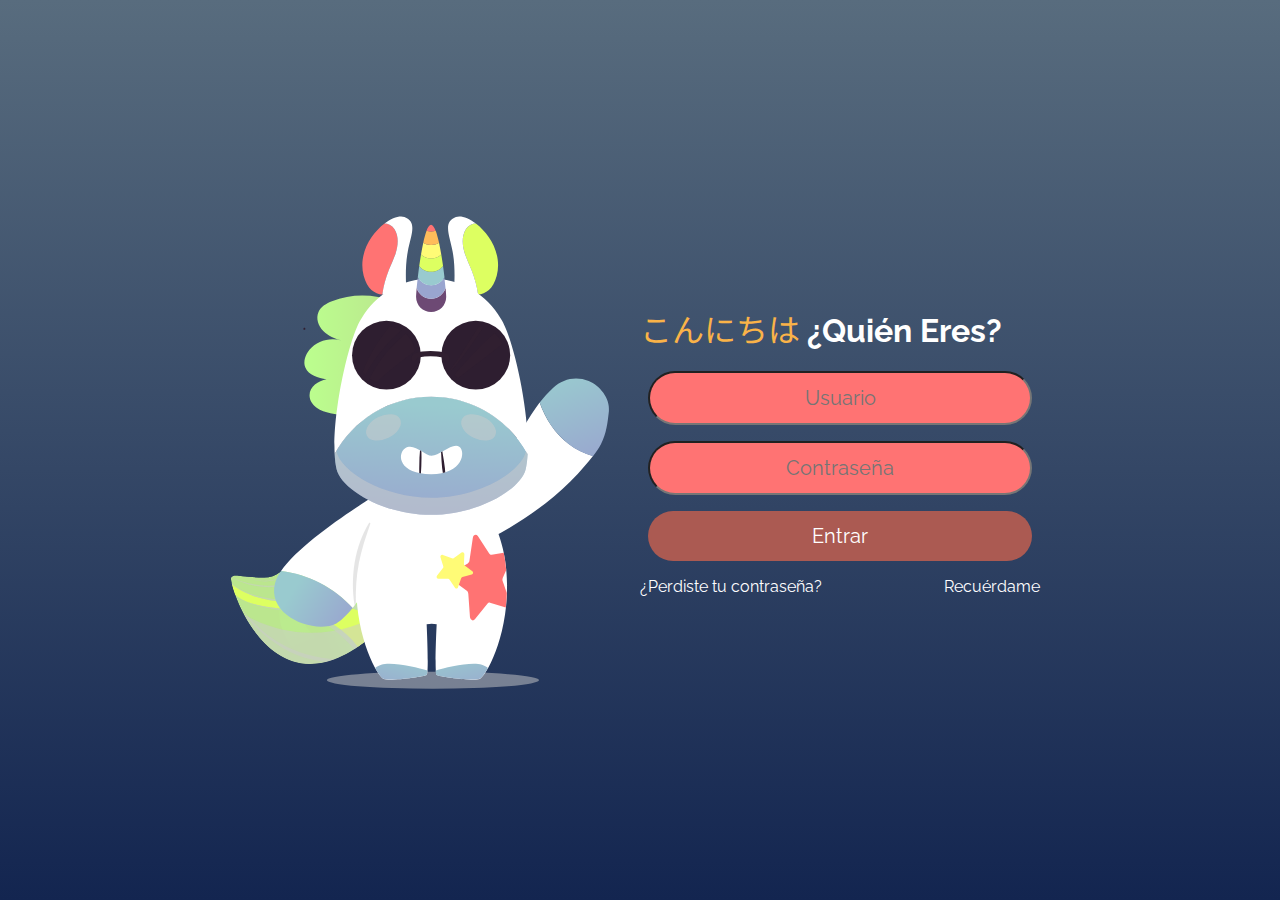
<file: index.html>
<!DOCTYPE html>
<html lang="en">
<head>
    <meta charset="UTF-8">
    <meta http-equiv="X-UA-Compatible" content="IE=edge">
    <meta name="viewport" content="width=device-width, initial-scale=1.0">
    <link rel="stylesheet" href="css/root.css">
    <link rel="stylesheet" href="css/global.css">
    <link rel="stylesheet" href="css/grid-login-error.css">
    <link rel="stylesheet" href="css/section.css">
    <link rel="stylesheet" href="css/mediaquery.css">
    <link rel="preconnect" href="https://fonts.googleapis.com">
    <link rel="preconnect" href="https://fonts.gstatic.com" crossorigin>
    <link href="https://fonts.googleapis.com/css2?family=Montserrat&family=Raleway:wght@600&family=Reggae+One&display=swap" rel="stylesheet">
    <link href="https://fonts.googleapis.com/css2?family=Noto+Sans+JP:wght@500&display=swap" rel="stylesheet">   
    <title>Kotero Login</title>
</head>
<body>
    <div class="contenedor login">
        <div class="imagen-unicornio">
            <img src="img/unicornio-gafas.svg" alt="unicornio-con-gafas">
        </div>
        <div class="texto-login">
                <form class="loginform">
                    <h1><span class="japones">こんにちは </span>¿Quién Eres?</h1>
                    <input type="text" name="usuario" placeholder="Usuario">
                    <input type="password" placeholder="Contraseña" name="password">
                    <a href="home.html"><button type="submit" title="Ingresar" name="Ingresar">Entrar</a></button></a>
                    <div class="pie-login">
                        <a href="#">¿Perdiste tu contraseña?</a>
                        <label><input type="checkbox" id="recordar"> Recuérdame</label>
                    </div>
                    
                </form>
        </div>
    </div>
</body>
</html>
</file>
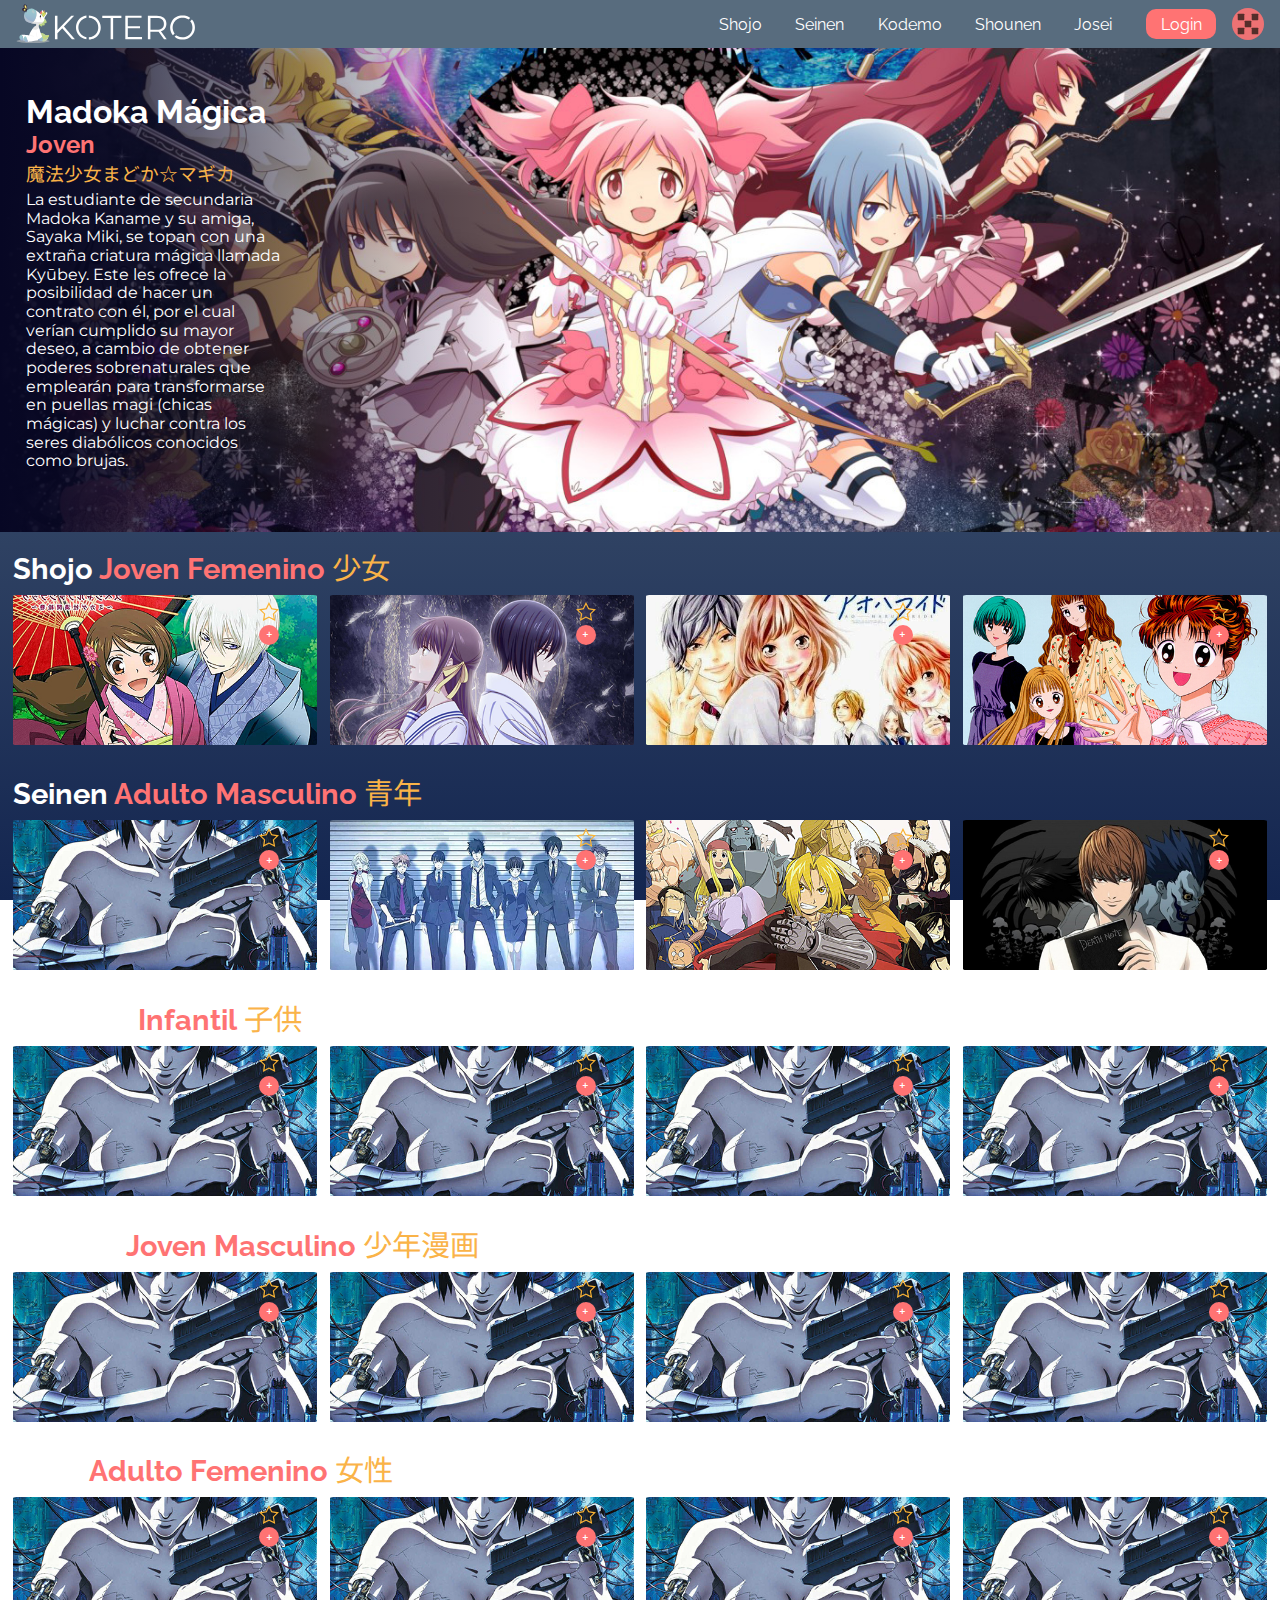
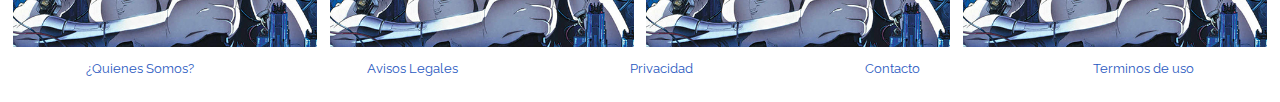
<file: home.html>
<!DOCTYPE html>
<html lang="en">
<head>
    <meta charset="UTF-8">
    <meta http-equiv="X-UA-Compatible" content="IE=edge">
    <meta name="viewport" content="width=device-width, initial-scale=1.0">
    <link rel="shortcut icon" href="img\unicornio.svg" type="image/x-icon">
    <link rel="stylesheet" href="css/root.css">
    <link rel="stylesheet" href="css/global.css">
    <link rel="stylesheet" href="css/grid.css">
    <link rel="stylesheet" href="css/header.css">
    <link rel="stylesheet" href="css/main.css">
    <link rel="stylesheet" href="css/section.css">
    <link rel="stylesheet" href="css/footer.css">
    <link rel="stylesheet" href="css/mediaquery.css">
    <link rel="preconnect" href="https://fonts.googleapis.com">
    <link rel="preconnect" href="https://fonts.gstatic.com" crossorigin>
    <link href="https://fonts.googleapis.com/css2?family=Montserrat&family=Raleway:wght@600&family=Reggae+One&display=swap" rel="stylesheet">
    <link href="https://fonts.googleapis.com/css2?family=Noto+Sans+JP:wght@500&display=swap" rel="stylesheet">   

    <title>Kotero</title>

</head>

<body>
    <div class="contenedor">
        <header class="item header">
            <div id="logo">
                <a href="home.html"><img src="img\logo.svg" alt="logo"></a>
            </div>
            <nav class="item nav">
                <ul class="generos">
                    <li class="generos"><a href="#shojo">Shojo</a></li>
                    <li class="generos"><a href="#seinen">Seinen</a></li>
                    <li class="generos"><a href="#kodomo">Kodemo</a></li>
                    <li class="generos"><a href="#shonen">Shounen</a></li>
                    <li class="generos"><a href="#josei">Josei</a></li>
                </ul>
                <a href="index.html" class="a-login"><button class="boton-login" type="submit" title="Ingresar" name="Ingresar">Login</a></button></a>
                
                <input type="checkbox" id="burger-checkbox">
                <label for="burger-checkbox" class="burger-label"></label>
                <ul class="navbar-list">
                    <li><a href="home.html">Novedades</a></li>
                    <li><a href="home.html">Series</a></li>
                    <li><a href="home.html">Películas</a></li>
                    <li><a href="home.html">Mi Cuenta</a></li>
                    <li><a href="home.html">Mi lista</a></li>
                    <li><form action="form.php" method="post" target="_blank">
                            <input class="search" name="busqueda" size="30">
                            <input class="submit" type="submit" value="Buscar">
                        </form>
                    </li>
                </ul>




                

            </nav>
        </header>
        
        <main class="item main">
            <div class="fondo main">
                <div class="info main">
                    <h1>Madoka Mágica</h1>
                    <h2><span class="h1 genero">Joven</span></h2>
                    <h3><span class="japones">魔法少女まどか☆マギカ</span></h3>
                    <p>La estudiante de secundaria Madoka Kaname y su amiga, Sayaka Miki, se topan con una extraña criatura mágica llamada Kyūbey. Este les ofrece la posibilidad de hacer un contrato con él, por el cual verían cumplido su mayor deseo, a cambio de obtener poderes sobrenaturales que emplearán para transformarse en puellas magi (chicas mágicas) y luchar contra los seres diabólicos conocidos como brujas.</p>
                </div>
            </div>
        </main>
        
        <section class="item section">
            <section class="article">
                <div class="item titulo shojo">
                    <h1 id="shojo">Shojo <span class="h1 genero">Joven Femenino</span><span class="japones"> 少女</span></h1>
                </div>
                <article class="item uno">
                    <div class="invisible">
                        <div class="texto">
                            <div>
                                <div class="titulo">
                                    <h2>Ghost in the Shell</h2>
                                    <h3 class="japones">攻殻機動隊</h3>
                                </div>
                            </div>
                            <p>Thriller futurista de espionaje, al narrar las misiones de Motoko Kusanagi, la Mayor a cargo de las operaciones encubiertas de la Sección 9</p>
                            <div class="tags">
                                <ul>
                                    <li><span class="tag-li">Duración</span> 33'</li>
                                    <li><span class="tag-li">Puntuación</span> 7,34</li>
                                    <li><a href="ficha.html">+ INFO</a></li>
                                </ul>
                            </div>
                        </div>
                        
                    </div>
                    <div class="seguir">
                        <input type="checkbox" id="estrella1"/>
                        <label class="btn-estrellas" for="estrella1"></label>
                    </div>
                    <div class="ficha">
                        <button class="boton-login" type="submit" title="Ingresar" name="Ingresar"><a href="ficha.html">+</a></button>
                    </div>
                </article>
                <article class="item dos">
                    <div class="invisible">
                        <div class="texto">
                            <div>
                                <div class="titulo">
                                    <h2>Ghost in the Shell</h2>
                                    <h3 class="japones">攻殻機動隊</h3>
                                </div>
                            </div>
                            <p>Thriller futurista de espionaje, al narrar las misiones de Motoko Kusanagi, la Mayor a cargo de las operaciones encubiertas de la Sección 9</p>
                            <div class="tags">
                                <ul>
                                    <li><span class="tag-li">Duración</span> 33'</li>
                                    <li><span class="tag-li">Puntuación</span> 7,34</li>
                                    <li><a href="ficha.html">+ INFO</a></li>
                                </ul>
                            </div>
                        </div>
                        
                    </div>
                    <div class="seguir">
                        <input type="checkbox" id="estrella2"/>
                        <label class="btn-estrellas" for="estrella2"></label>
                    </div>
                    <div class="ficha">
                        <button class="boton-login" type="submit" title="Ingresar" name="Ingresar"><a href="ficha.html">+</a></button>
                    </div>
                </article>
                <article class="item tres">
                    <div class="invisible">
                        <div class="texto">
                            <div>
                                <div class="titulo">
                                    <h2>Ghost in the Shell</h2>
                                    <h3 class="japones">攻殻機動隊</h3>
                                </div>
                            </div>
                            <p>Thriller futurista de espionaje, al narrar las misiones de Motoko Kusanagi, la Mayor a cargo de las operaciones encubiertas de la Sección 9</p>
                            <div class="tags">
                                <ul>
                                    <li><span class="tag-li">Duración</span> 33'</li>
                                    <li><span class="tag-li">Puntuación</span> 7,34</li>
                                    <li><a href="ficha.html">+ INFO</a></li>
                                </ul>
                            </div>
                        </div>
                        
                    </div>
                    <div class="seguir">
                        <input type="checkbox" id="estrella3"/>
                        <label class="btn-estrellas" for="estrella3"></label>
                    </div>
                    <div class="ficha">
                        <button class="boton-login" type="submit" title="Ingresar" name="Ingresar"><a href="ficha.html">+</a></button>
                    </div>
                </article>
                <article class="item cuatro">
                    <div class="invisible">
                        <div class="texto">
                            <div>
                                <div class="titulo">
                                    <h2>Ghost in the Shell</h2>
                                    <h3 class="japones">攻殻機動隊</h3>
                                </div>
                            </div>
                            <p>Thriller futurista de espionaje, al narrar las misiones de Motoko Kusanagi, la Mayor a cargo de las operaciones encubiertas de la Sección 9</p>
                            <div class="tags">
                                <ul>
                                    <li><span class="tag-li">Duración</span> 33'</li>
                                    <li><span class="tag-li">Puntuación</span> 7,34</li>
                                    <li><a href="ficha.html">+ INFO</a></li>
                                </ul>
                            </div>
                        </div>
                        
                    </div>
                    <div class="seguir">
                        <input type="checkbox" id="estrella4"/>
                        <label class="btn-estrellas" for="estrella4"></label>
                    </div>
                    <div class="ficha">
                        <button class="boton-login" type="submit" title="Ingresar" name="Ingresar"><a href="ficha.html">+</a></button>
                    </div>
                </article>
            </section>
            <section class="article">
                <div class="item titulo seinen">
                    <h1 id="seinen">Seinen <span class="h1 genero">Adulto Masculino</span><span class="japones"> 青年</span></h1>
                </div>
                <article class="item uno">
                    <div class="invisible">
                        <div class="texto">
                            <div>
                                <div class="titulo">
                                    <h2>Ghost in the Shell</h2>
                                    <h3 class="japones">攻殻機動隊</h3>
                                </div>
                            </div>
                            <p>Thriller futurista de espionaje, al narrar las misiones de Motoko Kusanagi, la Mayor a cargo de las operaciones encubiertas de la Sección 9</p>
                            <div class="tags">
                                <ul>
                                    <li><span class="tag-li">Duración</span> 33'</li>
                                    <li><span class="tag-li">Puntuación</span> 7,34</li>
                                    <li><a href="ficha.html">+ INFO</a></li>
                                </ul>
                            </div>
                        </div>
                        
                    </div>
                    <div class="seguir">
                        <input type="checkbox" id="estrella5"/>
                        <label class="btn-estrellas" for="estrella5"></label>
                    </div>
                    <div class="ficha">
                        <button class="boton-login" type="submit" title="Ingresar" name="Ingresar"><a href="ficha.html">+</a></button>
                    </div>
                </article>
                <article class="item dos">
                    <div class="invisible">
                        <div class="texto">
                            <div>
                                <div class="titulo">
                                    <h2>Ghost in the Shell</h2>
                                    <h3 class="japones">攻殻機動隊</h3>
                                </div>
                            </div>
                            <p>Thriller futurista de espionaje, al narrar las misiones de Motoko Kusanagi, la Mayor a cargo de las operaciones encubiertas de la Sección 9</p>
                            <div class="tags">
                                <ul>
                                    <li><span class="tag-li">Duración</span> 33'</li>
                                    <li><span class="tag-li">Puntuación</span> 7,34</li>
                                    <li><a href="ficha.html">+ INFO</a></li>
                                </ul>
                            </div>
                        </div>
                        
                    </div>
                    <div class="seguir">
                        <input type="checkbox" id="estrella6"/>
                        <label class="btn-estrellas" for="estrella6"></label>
                    </div>
                    <div class="ficha">
                        <button class="boton-login" type="submit" title="Ingresar" name="Ingresar"><a href="ficha.html">+</a></button>
                    </div>
                </article>
                <article class="item tres">
                    <div class="invisible">
                        <div class="texto">
                            <div>
                                <div class="titulo">
                                    <h2>Ghost in the Shell</h2>
                                    <h3 class="japones">攻殻機動隊</h3>
                                </div>
                            </div>
                            <p>Thriller futurista de espionaje, al narrar las misiones de Motoko Kusanagi, la Mayor a cargo de las operaciones encubiertas de la Sección 9</p>
                            <div class="tags">
                                <ul>
                                    <li><span class="tag-li">Duración</span> 33'</li>
                                    <li><span class="tag-li">Puntuación</span> 7,34</li>
                                    <li><a href="ficha.html">+ INFO</a></li>
                                </ul>
                            </div>
                        </div>
                        
                    </div>
                    <div class="seguir">
                        <input type="checkbox" id="estrella7"/>
                        <label class="btn-estrellas" for="estrella7"></label>
                    </div>
                    <div class="ficha">
                        <button class="boton-login" type="submit" title="Ingresar" name="Ingresar"><a href="ficha.html">+</a></button>
                    </div>
                </article>
                <article class="item cuatro">
                    <div class="invisible">
                        <div class="texto">
                            <div>
                                <div class="titulo">
                                    <h2>Ghost in the Shell</h2>
                                    <h3 class="japones">攻殻機動隊</h3>
                                </div>
                            </div>
                            <p>Thriller futurista de espionaje, al narrar las misiones de Motoko Kusanagi, la Mayor a cargo de las operaciones encubiertas de la Sección 9</p>
                            <div class="tags">
                                <ul>
                                    <li><span class="tag-li">Duración</span> 33'</li>
                                    <li><span class="tag-li">Puntuación</span> 7,34</li>
                                    <li><a href="ficha.html">+ INFO</a></li>
                                </ul>
                            </div>
                        </div>
                        
                    </div>
                    <div class="seguir">
                        <input type="checkbox" id="estrella8"/>
                        <label class="btn-estrellas" for="estrella8"></label>
                    </div>
                    <div class="ficha">
                        <button class="boton-login" type="submit" title="Ingresar" name="Ingresar"><a href="ficha.html">+</a></button>
                    </div>
                </article>
            </section>
            <section class="article">
                <div class="item titulo kodemo">
                    <h1 id="kodomo">Kodomo <span class="h1 genero">Infantil</span><span class="japones"> 子供</span></h1>
                </div>
                <article class="item uno">
                    <div class="invisible">
                        <div class="texto">
                            <div>
                                <div class="titulo">
                                    <h2>Ghost in the Shell</h2>
                                    <h3 class="japones">攻殻機動隊</h3>
                                </div>
                            </div>
                            <p>Thriller futurista de espionaje, al narrar las misiones de Motoko Kusanagi, la Mayor a cargo de las operaciones encubiertas de la Sección 9</p>
                            <div class="tags">
                                <ul>
                                    <li><span class="tag-li">Duración</span> 33'</li>
                                    <li><span class="tag-li">Puntuación</span> 7,34</li>
                                    <li><a href="ficha.html">+ INFO</a></li>
                                </ul>
                            </div>
                        </div>
                        
                    </div>
                    <div class="seguir">
                        <input type="checkbox" id="estrella9"/>
                        <label class="btn-estrellas" for="estrella9"></label>
                    </div>
                    <div class="ficha">
                        <button class="boton-login" type="submit" title="Ingresar" name="Ingresar"><a href="ficha.html">+</a></button>
                    </div>
                </article>
                <article class="item dos">
                    <div class="invisible">
                        <div class="texto">
                            <div>
                                <div class="titulo">
                                    <h2>Ghost in the Shell</h2>
                                    <h3 class="japones">攻殻機動隊</h3>
                                </div>
                            </div>
                            <p>Thriller futurista de espionaje, al narrar las misiones de Motoko Kusanagi, la Mayor a cargo de las operaciones encubiertas de la Sección 9</p>
                            <div class="tags">
                                <ul>
                                    <li><span class="tag-li">Duración</span> 33'</li>
                                    <li><span class="tag-li">Puntuación</span> 7,34</li>
                                    <li><a href="ficha.html">+ INFO</a></li>
                                </ul>
                            </div>
                        </div>
                        
                    </div>
                    <div class="seguir">
                        <input type="checkbox" id="estrella10"/>
                        <label class="btn-estrellas" for="estrella10"></label>
                    </div>
                    <div class="ficha">
                        <button class="boton-login" type="submit" title="Ingresar" name="Ingresar"><a href="ficha.html">+</a></button>
                    </div>
                </article>
                <article class="item tres">
                    <div class="invisible">
                        <div class="texto">
                            <div>
                                <div class="titulo">
                                    <h2>Ghost in the Shell</h2>
                                    <h3 class="japones">攻殻機動隊</h3>
                                </div>
                            </div>
                            <p>Thriller futurista de espionaje, al narrar las misiones de Motoko Kusanagi, la Mayor a cargo de las operaciones encubiertas de la Sección 9</p>
                            <div class="tags">
                                <ul>
                                    <li><span class="tag-li">Duración</span> 33'</li>
                                    <li><span class="tag-li">Puntuación</span> 7,34</li>
                                    <li><a href="ficha.html">+ INFO</a></li>
                                </ul>
                            </div>
                        </div>
                        
                    </div>
                    <div class="seguir">
                        <input type="checkbox" id="estrella11"/>
                        <label class="btn-estrellas" for="estrella11"></label>
                    </div>
                    <div class="ficha">
                        <button class="boton-login" type="submit" title="Ingresar" name="Ingresar"><a href="ficha.html">+</a></button>
                    </div>
                </article>
                <article class="item cuatro">
                    <div class="invisible">
                        <div class="texto">
                            <div>
                                <div class="titulo">
                                    <h2>Ghost in the Shell</h2>
                                    <h3 class="japones">攻殻機動隊</h3>
                                </div>
                            </div>
                            <p>Thriller futurista de espionaje, al narrar las misiones de Motoko Kusanagi, la Mayor a cargo de las operaciones encubiertas de la Sección 9</p>
                            <div class="tags">
                                <ul>
                                    <li><span class="tag-li">Duración</span> 33'</li>
                                    <li><span class="tag-li">Puntuación</span> 7,34</li>
                                    <li><a href="ficha.html">+ INFO</a></li>
                                </ul>
                            </div>
                        </div>
                        
                    </div>
                    <div class="seguir">
                        <input type="checkbox" id="estrella12"/>
                        <label class="btn-estrellas" for="estrella12"></label>
                    </div>
                    <div class="ficha">
                        <button class="boton-login" type="submit" title="Ingresar" name="Ingresar"><a href="ficha.html">+</a></button>
                    </div>
                </article>
            </section>
            <section class="article">
                <div class="item titulo shounen">
                    <h1 id="shonen">Shonen <span class="h1 genero">Joven Masculino</span><span class="japones"> 少年漫画</span></h1>
                </div>
                <article class="item uno">
                    <div class="invisible">
                        <div class="texto">
                            <div>
                                <div class="titulo">
                                    <h2>Ghost in the Shell</h2>
                                    <h3 class="japones">攻殻機動隊</h3>
                                </div>
                            </div>
                            <p>Thriller futurista de espionaje, al narrar las misiones de Motoko Kusanagi, la Mayor a cargo de las operaciones encubiertas de la Sección 9</p>
                            <div class="tags">
                                <ul>
                                    <li><span class="tag-li">Duración</span> 33'</li>
                                    <li><span class="tag-li">Puntuación</span> 7,34</li>
                                    <li><a href="ficha.html">+ INFO</a></li>
                                </ul>
                            </div>
                        </div>
                        
                    </div>
                    <div class="seguir">
                        <input type="checkbox" id="estrella13"/>
                        <label class="btn-estrellas" for="estrella13"></label>
                    </div>
                    <div class="ficha">
                        <button class="boton-login" type="submit" title="Ingresar" name="Ingresar"><a href="ficha.html">+</a></button>
                    </div>
                </article>
                <article class="item dos">
                    <div class="invisible">
                        <div class="texto">
                            <div>
                                <div class="titulo">
                                    <h2>Ghost in the Shell</h2>
                                    <h3 class="japones">攻殻機動隊</h3>
                                </div>
                            </div>
                            <p>Thriller futurista de espionaje, al narrar las misiones de Motoko Kusanagi, la Mayor a cargo de las operaciones encubiertas de la Sección 9</p>
                            <div class="tags">
                                <ul>
                                    <li><span class="tag-li">Duración</span> 33'</li>
                                    <li><span class="tag-li">Puntuación</span> 7,34</li>
                                    <li><a href="ficha.html">+ INFO</a></li>
                                </ul>
                            </div>
                        </div>
                        
                    </div>
                    <div class="seguir">
                        <input type="checkbox" id="estrella14"/>
                        <label class="btn-estrellas" for="estrella14"></label>
                    </div>
                    <div class="ficha">
                        <button class="boton-login" type="submit" title="Ingresar" name="Ingresar"><a href="ficha.html">+</a></button>
                    </div>
                </article>
                <article class="item tres">
                    <div class="invisible">
                        <div class="texto">
                            <div>
                                <div class="titulo">
                                    <h2>Ghost in the Shell</h2>
                                    <h3 class="japones">攻殻機動隊</h3>
                                </div>
                            </div>
                            <p>Thriller futurista de espionaje, al narrar las misiones de Motoko Kusanagi, la Mayor a cargo de las operaciones encubiertas de la Sección 9</p>
                            <div class="tags">
                                <ul>
                                    <li><span class="tag-li">Duración</span> 33'</li>
                                    <li><span class="tag-li">Puntuación</span> 7,34</li>
                                    <li><a href="ficha.html">+ INFO</a></li>
                                </ul>
                            </div>
                        </div>
                        
                    </div>
                    <div class="seguir">
                        <input type="checkbox" id="estrella15"/>
                        <label class="btn-estrellas" for="estrella15"></label>
                    </div>
                    <div class="ficha">
                        <button class="boton-login" type="submit" title="Ingresar" name="Ingresar"><a href="ficha.html">+</a></button>
                    </div>
                </article>
                <article class="item cuatro">
                    <div class="invisible">
                        <div class="texto">
                            <div>
                                <div class="titulo">
                                    <h2>Ghost in the Shell</h2>
                                    <h3 class="japones">攻殻機動隊</h3>
                                </div>
                            </div>
                            <p>Thriller futurista de espionaje, al narrar las misiones de Motoko Kusanagi, la Mayor a cargo de las operaciones encubiertas de la Sección 9</p>
                            <div class="tags">
                                <ul>
                                    <li><span class="tag-li">Duración</span> 33'</li>
                                    <li><span class="tag-li">Puntuación</span> 7,34</li>
                                    <li><a href="ficha.html">+ INFO</a></li>
                                </ul>
                            </div>
                        </div>
                        
                    </div>
                    <div class="seguir">
                        <input type="checkbox" id="estrella16"/>
                        <label class="btn-estrellas" for="estrella16"></label>
                    </div>
                    <div class="ficha">
                        <button class="boton-login" type="submit" title="Ingresar" name="Ingresar"><a href="ficha.html">+</a></button>
                    </div>
                </article>
            </section>
            <section class="article">
                <div class="item titulo josei">
                    <h1 id="josei">Josei <span class="h1 genero">Adulto Femenino</span><span class="japones"> 女性</span></h1>
                </div>
                <article class="item uno">
                    <div class="invisible">
                        <div class="texto">
                            <div>
                                <div class="titulo">
                                    <h2>Ghost in the Shell</h2>
                                    <h3 class="japones">攻殻機動隊</h3>
                                </div>
                            </div>
                            <p>Thriller futurista de espionaje, al narrar las misiones de Motoko Kusanagi, la Mayor a cargo de las operaciones encubiertas de la Sección 9</p>
                            <div class="tags">
                                <ul>
                                    <li><span class="tag-li">Duración</span> 33'</li>
                                    <li><span class="tag-li">Puntuación</span> 7,34</li>
                                    <li><a href="ficha.html">+ INFO</a></li>
                                </ul>
                            </div>
                        </div>
                        
                    </div>
                    <div class="seguir">
                        <input type="checkbox" id="estrella17"/>
                        <label class="btn-estrellas" for="estrella17"></label>
                    </div>
                    <div class="ficha">
                        <button class="boton-login" type="submit" title="Ingresar" name="Ingresar"><a href="ficha.html">+</a></button>
                    </div>
                </article>
                <article class="item dos">
                    <div class="invisible">
                        <div class="texto">
                            <div>
                                <div class="titulo">
                                    <h2>Ghost in the Shell</h2>
                                    <h3 class="japones">攻殻機動隊</h3>
                                </div>
                            </div>
                            <p>Thriller futurista de espionaje, al narrar las misiones de Motoko Kusanagi, la Mayor a cargo de las operaciones encubiertas de la Sección 9</p>
                            <div class="tags">
                                <ul>
                                    <li><span class="tag-li">Duración</span> 33'</li>
                                    <li><span class="tag-li">Puntuación</span> 7,34</li>
                                    <li><a href="ficha.html">+ INFO</a></li>
                                </ul>
                            </div>
                        </div>
                        
                    </div>
                    <div class="seguir">
                        <input type="checkbox" id="estrella18"/>
                        <label class="btn-estrellas" for="estrella18"></label>
                    </div>
                    <div class="ficha">
                        <button class="boton-login" type="submit" title="Ingresar" name="Ingresar"><a href="ficha.html">+</a></button>
                    </div>
                </article>
                <article class="item tres">
                    <div class="invisible">
                        <div class="texto">
                            <div>
                                <div class="titulo">
                                    <h2>Ghost in the Shell</h2>
                                    <h3 class="japones">攻殻機動隊</h3>
                                </div>
                            </div>
                            <p>Thriller futurista de espionaje, al narrar las misiones de Motoko Kusanagi, la Mayor a cargo de las operaciones encubiertas de la Sección 9</p>
                            <div class="tags">
                                <ul>
                                    <li><span class="tag-li">Duración</span> 33'</li>
                                    <li><span class="tag-li">Puntuación</span> 7,34</li>
                                    <li><a href="ficha.html">+ INFO</a></li>
                                </ul>
                            </div>
                        </div>
                        
                    </div>
                    <div class="seguir">
                        <input type="checkbox" id="estrella19"/>
                        <label class="btn-estrellas" for="estrella19"></label>
                    </div>
                    <div class="ficha">
                        <button class="boton-login" type="submit" title="Ingresar" name="Ingresar"><a href="ficha.html">+</a></button>
                    </div>
                </article>
                <article class="item cuatro">
                    <div class="invisible">
                        <div class="texto">
                            <div>
                                <div class="titulo">
                                    <h2>Ghost in the Shell</h2>
                                    <h3 class="japones">攻殻機動隊</h3>
                                </div>
                            </div>
                            <p>Thriller futurista de espionaje, al narrar las misiones de Motoko Kusanagi, la Mayor a cargo de las operaciones encubiertas de la Sección 9</p>
                            <div class="tags">
                                <ul>
                                    <li><span class="tag-li">Duración</span> 33'</li>
                                    <li><span class="tag-li">Puntuación</span> 7,34</li>
                                    <li><a href="ficha.html">+ INFO</a></li>
                                </ul>
                            </div>
                        </div>
                        
                    </div>
                    <div class="seguir">
                        <input type="checkbox" id="estrella20"/>
                        <label class="btn-estrellas" for="estrella20"></label>
                    </div>
                    <div class="ficha">
                        <button class="boton-login" type="submit" title="Ingresar" name="Ingresar"><a href="ficha.html">+</a></button>
                    </div>
                </article>
            </section>
            
        </section>
        <footer class="item footer">
            <ul>
                <li class="footer"><a href="#">¿Quienes Somos?</a></li>
                <li class="footer"><a href="#">Avisos Legales</a></li>
                <li class="footer"><a href="#">Privacidad</a></li>
                <li class="footer"><a href="#">Contacto</a></li>
                <li class="footer"><a href="#">Terminos de uso</a></li>
            </ul>
        </footer>
    </div>
</body>
</html>
</file>
<file: css/root.css>
:root {
    --rosa-palido: rgb(255,115,115);
    --rojo-oscuro: rgb(85, 46, 42);
    --amarillo: rgb(250,179,72); 

    --japones:  'Noto Sans JP', sans-serif;
    --textos: 'Montserrat', sans-serif;
}
</file>
<file: css/global.css>
* {
    margin: 0;
    padding: 0;
    font-family: 'Raleway', 'Monserrat', Arial, Helvetica, sans-serif;
    color: white;
    text-decoration: none;
    list-style: none
}

button{
    border: none;
}

body {
    background: linear-gradient(rgb(88 108 126), rgb(19,37,80));
    background-attachment: fixed;
}

p{
    font-family: var(--textos);
}
</file>
<file: css/grid-login-error.css>
.contenedor.login{
    display: grid;
    height: 100vh;
    grid-template-columns: 1fr 1fr;
}

.imagen-unicornio, .texto-login, .texto-error{
    display: flex;
    width: 100%;
}

.imagen-unicornio{
    display: flex;
    justify-content: flex-end;
}

.texto-login{
    justify-content: left;
}

.imagen-unicornio>img{
    width: 70%;
}

.loginform, .texto-error{
    display: flex;
    flex-direction: column;
    justify-content: center;
    width: 400px;
}

.texto-error{
    text-align: center;
    line-height: 30pt;
}

.texto-error>h1{
    font-size: 300%;
    margin-bottom: 5%;
}

.loginform>input, .loginform>button, .texto-error>button{
    height: 50px;
    margin: 2%;
    background-color: var(--rosa-palido);
    border-radius: 40px 40px 40px 40px;
    text-align: center;
    font-size: 15pt;
}

.loginform>h1{
    margin-bottom: 3%;

}

.loginform>button{
    background-color: rgb(171,90,82);
}

.loginform>button>a{
    width: 100%;
}

.pie-login{
    margin-top: 2%;
    display: flex;
    justify-content: space-between;
}

.contenedor-texto{
    display: flex;
    align-content: center;
}
</file>
<file: css/section.css>
.article>.uno, .article>.dos, .article>.tres, .article>.cuatro{
    background-size: cover;
    background-repeat: no-repeat;
    background-position: center;
    border-radius: 1%;
    position: relative
}

.invisible{
    display: none;
    position: absolute;
    justify-content: center;
    align-items: center;
    background-color:  rgba(0, 0, 0, 0.75);
    width: inherit;
    
    font-weight: normal;
    height: 100%;
    overflow:scroll;
    z-index: 10;
    
}


.invisible>.texto{
    max-width: 75%;
    max-height: 80%;
    font-size: 9pt;
    line-height: 12pt;
}

.item.titulo>h1{
    font-size: 22pt;
}

.h1.genero, .tag-li{
    color: var(--rosa-palido) ;
}

.japones{
    font-family: var(--japones);
    color: var(--amarillo); 
    font-weight: normal;
}

.invisible>.texto>div>.titulo{
    display: flex;
    flex-direction: column;
    margin-bottom: 2%;
}

input[type="checkbox"] {
    display: none
}

.seguir, .ficha{
    position:absolute;
    top: 5%;
    left: 76%;
    margin-left: 5%;
    width: 20px;
    height: 20px;
    z-index: 700;
}

.ficha{
    top:20%
}

.ficha>button{
    border-radius: 50%;
    width: 20px;
    height: 20px;
    font-size: 12pt;
    text-align: center;
}

.ficha>button>a{
    display: block;
}

.btn-estrellas{
    display: block;
    width: 100%;
    height: 100%;
    background-image: url("../img/estrella-vacia.svg");
    background-size: contain;
    background-repeat: no-repeat;
}

.seguir>input[type="checkbox"]:checked + label {
    background-image: url("../img/estrella-llena.svg");
}

.texto>p {
    font-family: 'Montserrat', sans-serif;
}

.tags>ul{
    display: flex;
    justify-content: space-between;
    width: 100%;
    margin-top: 3%;
}


.tags>ul>li{
    font-size: 8pt;
    font-weight: bold;
    font-family: 'Monserrat', sans-serif;
    background-color: var(--rojo-oscuro);
    padding-top: 1%;
    padding-left: 3%;
    padding-bottom: 1%;
    padding-right: 3%;
    border-radius: 40px 40px 40px 40px;
    text-decoration: none;
}

.item:hover>.invisible{
    display: flex;
}



.titulo.shojo~.uno{
    background-image:url("../img/Kamisama.jpg");
}

.titulo.shojo~.dos{
    background-image:url("../img/Fruits-Basket.jpg");
}

.titulo.shojo~.tres{
    background-image:url("../img/aaaa.jpg");
}

.titulo.shojo~.cuatro{
    background-image:url("../img/mermelade.jpg");
}

.titulo.seinen~.uno{
    background-image:url("../img/shell.jpg");
}

.titulo.seinen~.dos{
    background-image:url("../img/ph.jpg");
}

.titulo.seinen~.tres{
    background-image:url("../img/ful.jpg");
}

.titulo.seinen~.cuatro{
    background-image:url("../img/death.jpg");
}

.titulo.kodemo~.uno{
    background-image:url("../img/shell.jpg");
}

.titulo.kodemo~.dos{
    background-image:url("../img/shell.jpg");
}

.titulo.kodemo~.tres{
    background-image:url("../img/shell.jpg");
}

.titulo.kodemo~.cuatro{
    background-image:url("../img/shell.jpg");
}

.titulo.shounen~.uno{
    background-image:url("../img/shell.jpg");
}

.titulo.shounen~.dos{
    background-image:url("../img/shell.jpg");
}

.titulo.shounen~.tres{
    background-image:url("../img/shell.jpg");
}

.titulo.shounen~.cuatro{
    background-image:url("../img/shell.jpg");
}

.titulo.josei~.uno{
    background-image:url("../img/shell.jpg");
}

.titulo.josei~.dos{
    background-image:url("../img/shell.jpg");
}

.titulo.josei~.tres{
    background-image:url("../img/shell.jpg");
}

.titulo.josei~.cuatro{
    background-image:url("../img/shell.jpg");
}








.invisible::-webkit-scrollbar {
    -webkit-appearance: none;
}

.invisible::-webkit-scrollbar:vertical {
    width:10px;
}

.invisible::-webkit-scrollbar-button:increment,.contenedor::-webkit-scrollbar-button {
    display: none;
} 

.invisible::-webkit-scrollbar:horizontal {
    height: 10px;
}

.invisible::-webkit-scrollbar-thumb {
    background-color: rgb(85, 46, 42, 0.5);
    border-radius: 20px;
    border: 2px solid rgb(255,115,115, 0.5) ;
}

.invisible::-webkit-scrollbar-track {
    border-radius: 10px;  
}
</file>
<file: css/mediaquery.css>
@media screen and (max-width:1300px){
    .tags>ul{
        flex-direction: column;
        text-align: center;
    }

    .tags>ul>li{
        margin-top: 3px;
    }


@media screen and (max-width:1080px) {

/*main*/

    .item.main{
        display: flex;
        align-items: flex-end;
        margin: 0%;
        text-align: center;

    }
    .fondo.main{
        width: 100%;
        height: 40%;
        background: linear-gradient(to top, rgba(7,7,36,1) 0%, rgba(7,7,36,0.61) 39%, rgba(7,7,36,0.31) 69%, rgba(0,0,0,0) 100%);
    }

    .info.main{
        width: 100%;
        justify-content: flex-end;
    }

    .info.main>h3{
        margin-bottom: 5%;
    }

    .info.main>p{
        display: none;
    }

/*nav*/

    .item.nav>ul.generos{
        display: none;
    }

/*section*/

    .section {
        grid-area: section;
        display: grid;
        grid-template-rows: 1fr 1fr;
        grid-auto-columns: auto;
        grid-auto-rows: auto;
    }

    .item.titulo{
        padding-left: 1%;
    }

    .article{
        grid-template-rows: 50px minmax(150px, 1fr) minmax(150px, 1fr);
        grid-template-columns: 1fr 1fr;
        grid-template-areas: 
        "titulo titulo"
        "uno dos"
        "tres cuatro";
    }

    .article>.tres, .article>.cuatro{
        margin-top: 5px;
        margin-bottom: 10px;
    }

    .contenedor.login{
    display: flex;
    flex-direction: column;
    justify-content: center
    }

    .texto-login, .texto-error {
        justify-content: center;
        text-align: center;
    }

    .imagen-unicornio {
        justify-content: center;
    }

    .imagen-unicornio > img {
        width: 40%;
    }

    .pie-login {
        justify-content: space-around;
    }

    .contenedor-texto{
        display: flex;
        justify-content: center;
    }


    .item.footer>ul{
        display: block;
        text-align: center;
    }

    .item.footer>ul>li{
        display: block;
        text-align: center;
    }

    .item.titulo > h1 {
        font-size: 16pt;
    }

    #buscar{
        display: none;
    }
</file>
<file: css/grid.css>
.contenedor{
    display: grid;
    height: 100vh;
    grid-template-columns: 1fr;
    grid-template-rows: 2rem 500px 1fr 50px;
    grid-auto-rows: auto;
    grid-template-areas: 
    "header"
    "main"
    "section"
    "footer";
}

.header{
    grid-area: header;

}

.main{
    grid-area: main;
}

.section, .item.section_home {
    grid-area: section;
    display: grid;
    grid-template-rows: minmax(50px 1fr) 1fr;
    grid-auto-columns: 1fr;
    grid-auto-rows: 1fr;
}

.article{
    display: grid;
    grid-template-rows: 50px minmax(150px, 1fr);
    grid-template-areas: 
    "titulo titulo titulo titulo"
    "uno dos tres cuatro";
    margin: 1%;
    column-gap: 1%;
}

    .titulo {
        grid-area: titulo;
    }

    .uno{
        grid-area: uno;
    }

    .dos{
        grid-area: dos;
    }

    .tres{
        grid-area: tres;
    }

    .cuatro{
        grid-area: cuatro;
    }


.footer{
    grid-area:footer;
}

.contenedor-ficha{
    display: grid;
    grid-template-columns: 3fr 1fr;
    grid-template-rows: 3fr 2fr;
    grid-template-areas: 
    "texto-ficha lista-ficha"
    "article article";
}

.texto-ficha{
    grid-area: texto-ficha;
}

.lista-ficha{
    grid-area: lista-ficha;
}
</file>
<file: css/header.css>
header.header{
    position: fixed;
    display: inline-flex;
    align-items: center;
    justify-content: space-between;
    width: 100%;
    height: 3rem;
    background-color: rgb(88 108 126);
    Z-INDEX: 1000;

}

#logo{
    width: 20%;
    height: 100%;
}

#logo>a{
    display: flex;
    height: inherit;
    justify-content: initial;
}

#logo>a>img{
    object-fit:contain;
    width: auto;
    height: inherit;
    padding-left: 5%;
}

#buscar{
    display: inline-flex;
    justify-content: center;
    width: 100%;
    height: 1rem;
    align-items: center;
}

.search{
    padding: 3px;
    background-color: var(--rojo-oscuro);
    border-radius: 10px 10px 10px 10px;
    border: none;
    height: auto;
}

.submit{
    margin-left: 1rem;
    border: none;
    border-radius: 10px 10px 10px 10px;
    background-color: white;
    color: var(--rosa-palido);
    text-align: center;
    font-size: 12pt;
    width: 70px;
}

.item.nav{
    width: 60%;
    display: flex;
    justify-content: flex-end;
    align-items: center;
}
.header>nav>ul.generos{
    display: inline-flex;
    justify-content: space-evenly;
    width: 60%;
}

.boton-login, .burger-label{
    width: 70px;
    height: 30px;
    background-color: var(--rosa-palido);
    border: none;
    border-radius: 10px 10px 10px 10px;
    text-align: center;
    font-size: 12pt;
}


.burger-label {
    display: flex;
    margin-left: 1rem;
    margin-right: 1rem;
    background-color: var(--rosa-palido);
    background-image: url("../img/boton-burger.svg");
    background-position: center;
    background-repeat: no-repeat;
    background-size: contain;
    justify-content: center;
    border-radius: 50%;
    width: 2rem;
    height: 2rem;
}

  /* cerrado */
.navbar-list {
    display: none;
    flex-direction: column;
    justify-content: space-evenly;
    background-color: rgb(255,115,115, 0.85);
    width: 100%;
    height: 200px;
    position: absolute;
    top:100%;
    right: 0;
    left: 0%;
    z-index: 900;
}

.navbar-list>li{
    width: 100%;
    height: 100%;
}

.navbar-list>li>a, .navbar-list>li>form{
    display: flex;
    height: 100%;
    width: 100%;
    justify-content: center;
    align-items: center;
}


#burger-checkbox {
    display: none;
}

#burger-checkbox:checked ~.navbar-list {
    display: flex;
}
</file>
<file: css/main.css>
.item.main {
    display: block;
    background-size: cover;
    background-repeat: no-repeat;
    background-position: center;
    background-image:url("../img/madoka.jpeg");
}

.fondo.main{
    display: flex;
    width: 40%;
    height: 100%;
    background: rgba(7,7,36,1);
    background: linear-gradient(to right, rgba(7,7,36,1) 0%, rgba(7,7,36,0.61) 39%, rgba(7,7,36,0.31) 69%, rgba(0,0,0,0) 100%);

}

.info.main{
    display: flex;
    padding-left: 5%;
    flex-direction: column;
    width: 50%;
    height: 100%;
    justify-content: center
}

.info.main>p{
    padding-top: 2%;
    line-height: 14pt;
}
</file>
<file: css/footer.css>
.item.footer{
    display: block;
    font-size: 10pt;
}

.item.footer>ul{
    width: 100%;
    display: flex;
    justify-content: space-around;
}

.footer{
    display: inline-flex;
    margin-bottom: 2%;
}

.footer>a{
    color: rgb(40, 88, 192);
}
</file>
